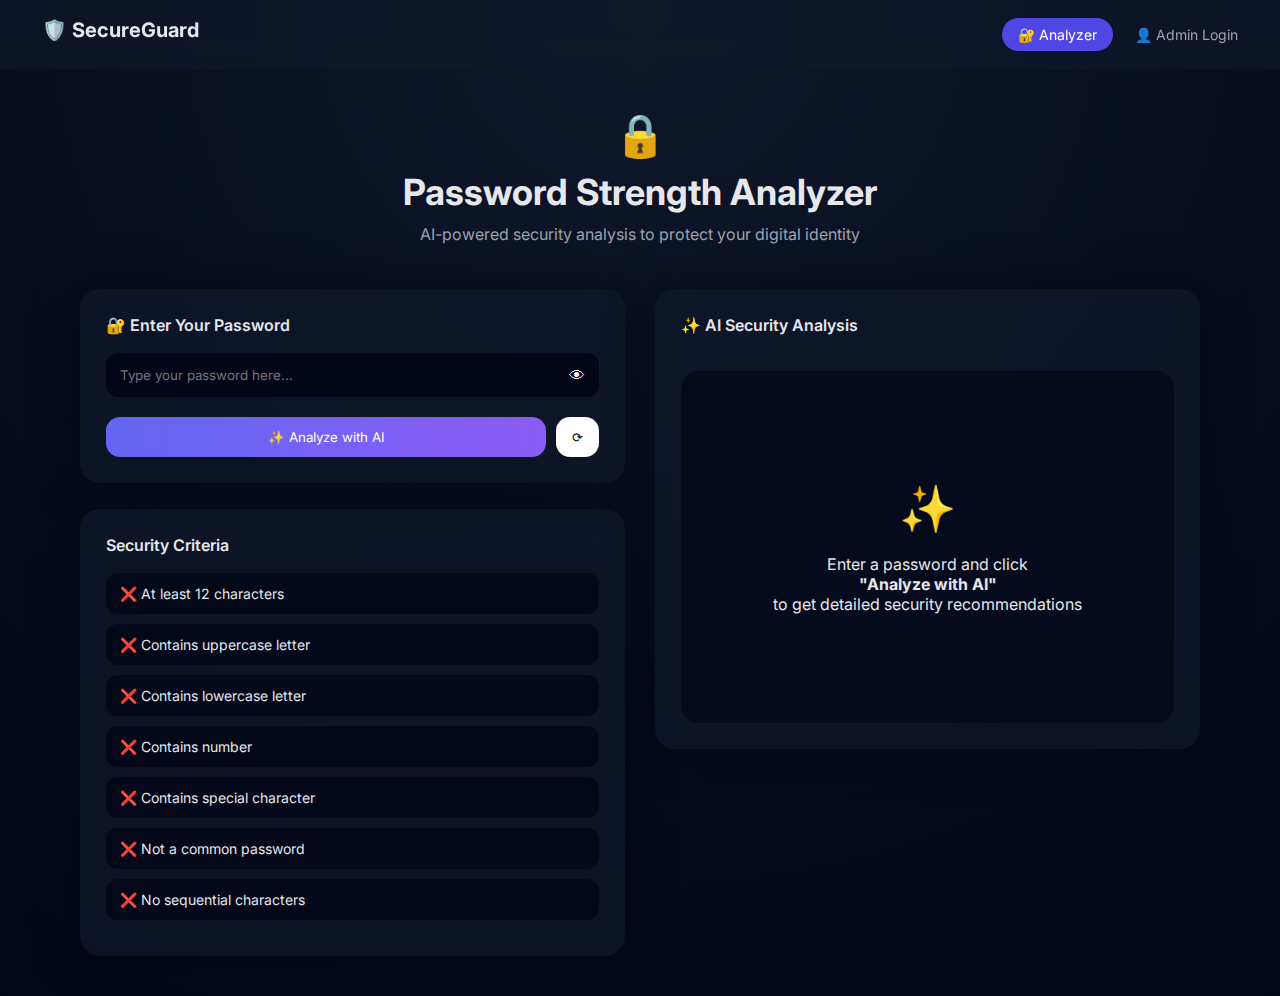
<file: index.html>
<!DOCTYPE html>
<html lang="en">
<head>
  <meta charset="UTF-8" />
  <title>SecureGuard – Password Strength Analyzer</title>

  <link rel="preconnect" href="https://fonts.googleapis.com">
  <link rel="preconnect" href="https://fonts.gstatic.com" crossorigin>
  <link href="https://fonts.googleapis.com/css2?family=Inter:wght@300;400;500;600;700&display=swap" rel="stylesheet">

  <link rel="stylesheet" href="style.css">
</head>
<body>

<header class="navbar">
  <div class="logo">🛡️ SecureGuard</div>
  <nav>
    <button class="nav-btn active">🔐 Analyzer</button>
    <button class="nav-btn" onclick="openAdmin()">👤 Admin Login</button>
  </nav>
</header>

<main class="container">

  <section class="hero">
    <div class="hero-icon">🔒</div>
    <h1>Password Strength Analyzer</h1>
    <p>AI-powered security analysis to protect your digital identity</p>
  </section>

  <section class="grid">

    <!-- LEFT -->
    <div class="left-col">

      <div class="card">
        <h3>🔐 Enter Your Password</h3>

        <div class="password-box">
          <input id="password" type="password" placeholder="Type your password here..." />
          <span id="toggle">👁</span>
        </div>

        <div class="actions">
          <button class="analyze-btn">✨ Analyze with AI</button>
          <button class="refresh-btn">⟳</button>
        </div>
      </div>

      <div class="card criteria-card">
        <h3>Security Criteria</h3>
        <ul class="criteria">
          <li id="len">❌ At least 12 characters</li>
          <li id="upper">❌ Contains uppercase letter</li>
          <li id="lower">❌ Contains lowercase letter</li>
          <li id="num">❌ Contains number</li>
          <li id="special">❌ Contains special character</li>
          <li id="common">❌ Not a common password</li>
          <li id="seq">❌ No sequential characters</li>
        </ul>
      </div>

    </div>

    <!-- RIGHT -->
    <div class="card analysis-card">
      <h3>✨ AI Security Analysis</h3>
      <div class="analysis-box">
        <div class="analysis-icon">✨</div>
        <p>
          Enter a password and click<br>
          <strong>"Analyze with AI"</strong><br>
          to get detailed security recommendations
        </p>
      </div>
    </div>

  </section>
</main>

<!-- ADMIN LOGIN MODAL -->
<div class="modal" id="adminModal">
  <div class="modal-card">
    <h3>Admin Login</h3>

    <input type="email" placeholder="Admin Email">
    <input type="password" placeholder="Password">

    <button class="analyze-btn" onclick="loginAdmin()">Login</button>

    <p class="forgot" onclick="forgotPassword()">Forgot password?</p>

    <span class="close" onclick="closeAdmin()">✕</span>
  </div>
</div>

<script src="script.js"></script>
</body>
</html>
</file>
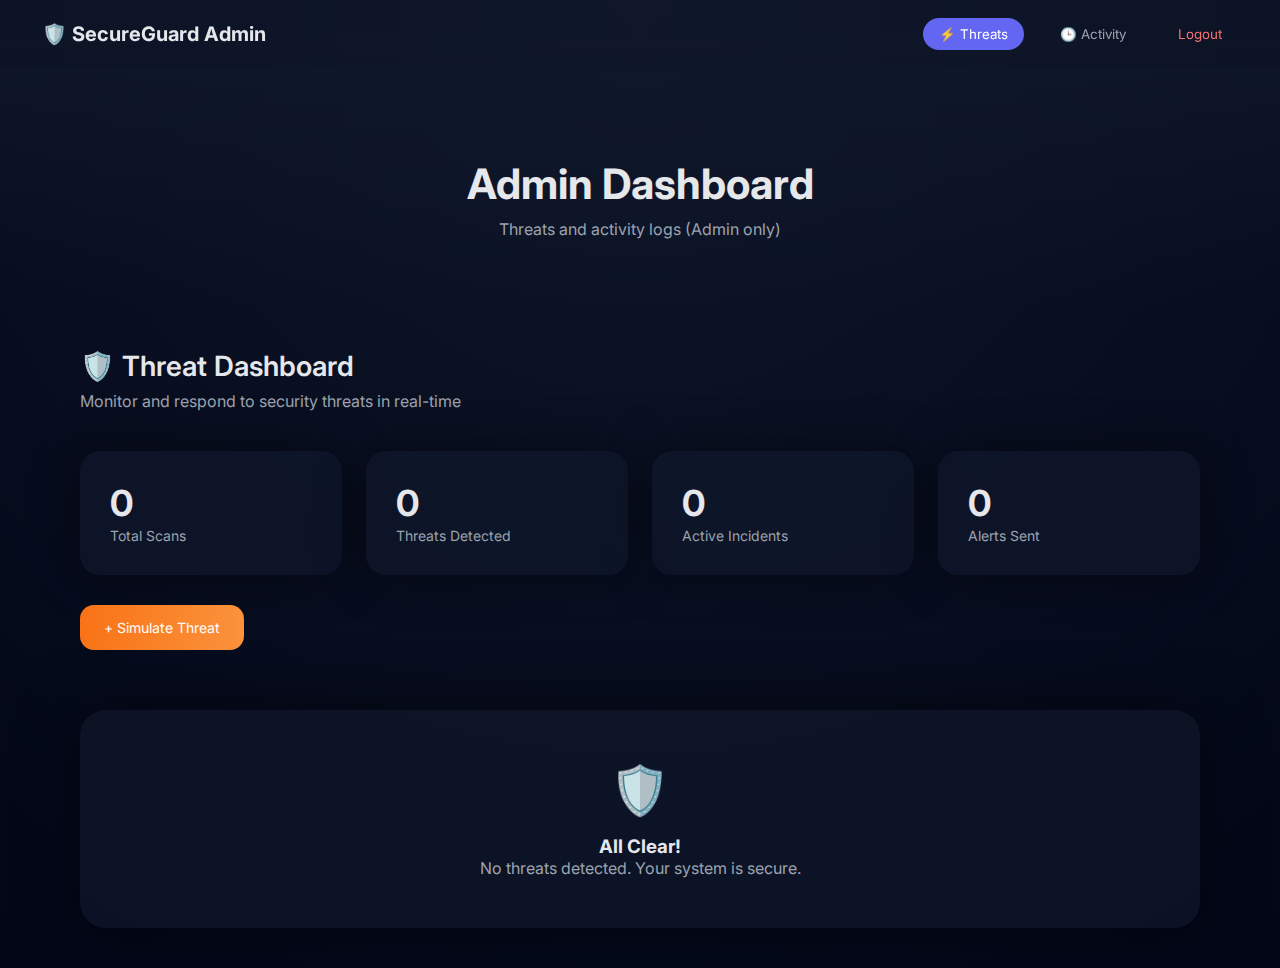
<file: admin.html>
<!DOCTYPE html>
<html lang="en">
<head>
  <meta charset="UTF-8">
  <title>SecureGuard Admin</title>

  <link rel="preconnect" href="https://fonts.googleapis.com">
  <link rel="preconnect" href="https://fonts.gstatic.com" crossorigin>
  <link href="https://fonts.googleapis.com/css2?family=Inter:wght@300;400;500;600;700&display=swap" rel="stylesheet">

  <link rel="stylesheet" href="admin.css">
</head>
<body>

<!-- NAVBAR -->
<header class="navbar">
  <div class="logo">🛡️ SecureGuard Admin</div>
  <nav>
    <button class="nav-btn active" onclick="showThreats()">⚡ Threats</button>
    <button class="nav-btn" onclick="showActivity()">🕒 Activity</button>
    <button class="nav-btn logout" onclick="logout()">Logout</button>
  </nav>
</header>

<!-- HERO -->
<section class="admin-hero">
  <h1>Admin Dashboard</h1>
  <p>Threats and activity logs (Admin only)</p>
</section>

<!-- CONTENT -->
<main class="container">

  <!-- THREATS PAGE (UNCHANGED) -->
  <section id="threatsPage">
    <h2 class="section-title">🛡️ Threat Dashboard</h2>
    <p class="section-subtitle">
      Monitor and respond to security threats in real-time
    </p>

    <div class="stats-grid">
      <div class="stat-card">
        <h3>9</h3>
        <span>Total Scans</span>
      </div>
      <div class="stat-card">
        <h3>0</h3>
        <span>Threats Detected</span>
      </div>
      <div class="stat-card">
        <h3>0</h3>
        <span>Active Incidents</span>
      </div>
      <div class="stat-card">
        <h3>0</h3>
        <span>Alerts Sent</span>
      </div>
    </div>

    <button class="simulate-btn">+ Simulate Threat</button>

    <div class="all-clear">
      <div class="icon">🛡️</div>
      <h3>All Clear!</h3>
      <p>No threats detected. Your system is secure.</p>
    </div>
  </section>

  <!-- ACTIVITY PAGE (NEW LAYOUT) -->
  <section id="activityPage" style="display:none">
    <h2 class="section-title">🕒 Activity Log</h2>
    <p class="section-subtitle">
      Complete history of all security events and actions
    </p>

    <!-- Controls -->
    <div class="activity-controls">
      <input type="text" placeholder="Search by description, IP, or email..." />
      <select>
        <option>All Types</option>
        <option>Password Check</option>
        <option>Login Attempt</option>
        <option>Threat</option>
      </select>
    </div>

    <!-- Table -->
    <div class="activity-table">
      <div class="table-header">
        <span>Time</span>
        <span>Type</span>
        <span>Severity</span>
        <span>Description</span>
        <span>Status</span>
        <span>Actions</span>
      </div>

      <div class="table-row">
        <span>Jan 19, 10:14 AM</span>
        <span class="pill">Password Check</span>
        <span class="badge low">LOW</span>
        <span>Password strength check performed. Score: 60/100</span>
        <span class="status resolved">✔ Resolved</span>
        <span class="action">🗑️</span>
      </div>

      <div class="table-row">
        <span>Jan 19, 10:14 AM</span>
        <span class="pill">Password Check</span>
        <span class="badge medium">MEDIUM</span>
        <span>Password strength check performed. Score: 36/100</span>
        <span class="status resolved">✔ Resolved</span>
        <span class="action">🗑️</span>
      </div>

      <div class="table-row">
        <span>Jan 19, 9:59 AM</span>
        <span class="pill">Password Check</span>
        <span class="badge low">LOW</span>
        <span>Password strength check performed. Score: 100/100</span>
        <span class="status resolved">✔ Resolved</span>
        <span class="action">🗑️</span>
      </div>
    </div>
  </section>

</main>

<script src="admin.js"></script>
</body>
</html>
</file>
<file: style.css>
* {
  margin: 0;
  padding: 0;
  box-sizing: border-box;
  font-family: "Inter", sans-serif;
}

body {
  background: radial-gradient(circle at top, #0f172a, #020617);
  color: #e5e7eb;
  min-height: 100vh;
}

/* NAVBAR */
.navbar {
  display: flex;
  justify-content: space-between;
  padding: 18px 42px;
  background: rgba(15, 23, 42, 0.65);
  backdrop-filter: blur(12px);
}

.logo {
  font-size: 20px;
  font-weight: 700;
}

.nav-btn {
  background: none;
  border: none;
  color: #9ca3af;
  margin-left: 18px;
  font-size: 14px;
  cursor: pointer;
}

.nav-btn.active {
  background: #4f46e5;
  color: #fff;
  padding: 8px 16px;
  border-radius: 20px;
}

/* MAIN */
.container {
  max-width: 1200px;
  margin: auto;
  padding: 40px;
}

.hero {
  text-align: center;
  margin-bottom: 45px;
}

.hero-icon {
  font-size: 42px;
  margin-bottom: 10px;
}

.hero h1 {
  font-size: 36px;
  font-weight: 700;
}

.hero p {
  margin-top: 10px;
  color: #9ca3af;
}

/* GRID */
.grid {
  display: grid;
  grid-template-columns: 1fr 1fr;
  gap: 30px;
}

.left-col {
  display: flex;
  flex-direction: column;
  gap: 26px;
}

/* CARD */
.card {
  background: rgba(15, 23, 42, 0.75);
  border-radius: 20px;
  padding: 26px;
  box-shadow: 0 0 50px rgba(0,0,0,0.45);
}

.card h3 {
  font-size: 16px;
  font-weight: 600;
  margin-bottom: 18px;
}

/* PASSWORD */
.password-box {
  position: relative;
}

.password-box input {
  width: 100%;
  padding: 14px 44px 14px 14px;
  border-radius: 12px;
  background: #020617;
  border: none;
  color: #fff;
}

.password-box span {
  position: absolute;
  right: 14px;
  top: 50%;
  transform: translateY(-50%);
  cursor: pointer;
}

/* BUTTONS */
.actions {
  display: flex;
  gap: 10px;
  margin-top: 20px;
}

.analyze-btn {
  flex: 1;
  background: linear-gradient(90deg, #6366f1, #8b5cf6);
  border: none;
  color: white;
  padding: 12px;
  border-radius: 14px;
  cursor: pointer;
}

.refresh-btn {
  background: #fff;
  border: none;
  padding: 12px 16px;
  border-radius: 14px;
}

/* CRITERIA */
.criteria {
  list-style: none;
}

.criteria li {
  background: rgba(2, 6, 23, 0.8);
  padding: 12px 14px;
  border-radius: 12px;
  font-size: 14px;
  margin-bottom: 10px;
}

/* AI ANALYSIS */
.analysis-card {
  height: 460px;
  display: flex;
  flex-direction: column;
}

.analysis-box {
  flex: 1;
  margin-top: 18px;
  background: rgba(2, 6, 23, 0.65);
  border-radius: 18px;
  display: flex;
  flex-direction: column;
  justify-content: center;
  align-items: center;
  text-align: center;
  padding: 40px;
}

.analysis-icon {
  font-size: 46px;
  margin-bottom: 18px;
}

/* ADMIN MODAL */
.modal {
  position: fixed;
  inset: 0;
  background: rgba(0,0,0,0.6);
  display: none;
  justify-content: center;
  align-items: center;
  z-index: 1000;
}

.modal-card {
  background: rgba(15, 23, 42, 0.95);
  padding: 30px;
  width: 320px;
  border-radius: 18px;
  position: relative;
  text-align: center;
}

.modal-card input {
  width: 100%;
  padding: 12px;
  border-radius: 10px;
  border: none;
  background: #020617;
  color: white;
  margin-bottom: 12px;
}

.forgot {
  margin-top: 14px;
  font-size: 13px;
  color: #9ca3af;
  cursor: pointer;
}

.close {
  position: absolute;
  top: 12px;
  right: 14px;
  cursor: pointer;
}
</file>
<file: admin.css>
* {
  margin: 0;
  padding: 0;
  box-sizing: border-box;
  font-family: "Inter", sans-serif;
}

body {
  background: radial-gradient(circle at top, #0f172a, #020617);
  color: #e5e7eb;
  min-height: 100vh;
}

/* NAVBAR */
.navbar {
  position: sticky;
  top: 0;
  z-index: 100;
  display: flex;
  justify-content: space-between;
  align-items: center;
  padding: 18px 42px;
  background: rgba(15, 23, 42, 0.65);
  backdrop-filter: blur(14px);
}

.logo {
  font-size: 20px;
  font-weight: 700;
}

.nav-btn {
  background: none;
  border: none;
  color: #9ca3af;
  margin-left: 16px;
  padding: 8px 16px;
  border-radius: 20px;
  cursor: pointer;
}

.nav-btn.active {
  background: #6366f1;
  color: #fff;
}

.nav-btn.logout {
  color: #f87171;
}

/* HERO */
.admin-hero {
  text-align: center;
  padding: 90px 20px 70px;
  background: linear-gradient(to bottom, rgba(15,23,42,0.8), transparent);
}

.admin-hero h1 {
  font-size: 42px;
  font-weight: 700;
}

.admin-hero p {
  margin-top: 10px;
  color: #9ca3af;
}

/* MAIN */
.container {
  max-width: 1200px;
  margin: auto;
  padding: 40px;
}

/* SECTION */
.section-title {
  font-size: 28px;
  font-weight: 600;
}

.section-subtitle {
  margin-top: 8px;
  color: #9ca3af;
}

/* STATS */
.stats-grid {
  display: grid;
  grid-template-columns: repeat(4, 1fr);
  gap: 24px;
  margin-top: 40px;
}

.stat-card {
  background: rgba(15, 23, 42, 0.8);
  border-radius: 20px;
  padding: 30px;
  box-shadow: 0 0 50px rgba(0,0,0,0.45);
}

.stat-card h3 {
  font-size: 36px;
  font-weight: 700;
}

.stat-card span {
  color: #9ca3af;
  font-size: 14px;
}

/* BUTTON */
.simulate-btn {
  margin-top: 30px;
  background: linear-gradient(90deg, #f97316, #fb923c);
  border: none;
  color: white;
  padding: 14px 24px;
  border-radius: 14px;
  cursor: pointer;
  font-size: 14px;
}

/* ALL CLEAR */
.all-clear {
  margin-top: 60px;
  text-align: center;
  background: rgba(15, 23, 42, 0.75);
  border-radius: 26px;
  padding: 50px;
  box-shadow: 0 0 60px rgba(0,0,0,0.5);
}

.all-clear .icon {
  font-size: 48px;
  margin-bottom: 16px;
}

.all-clear p {
  color: #9ca3af;
}

/* ACTIVITY */
.activity-box {
  margin-top: 40px;
  background: rgba(15, 23, 42, 0.75);
  border-radius: 20px;
  padding: 40px;
  text-align: center;
  color: #9ca3af;
}
/* ACTIVITY CONTROLS */
.activity-controls {
  margin-top: 30px;
  display: flex;
  gap: 16px;
}

.activity-controls input,
.activity-controls select {
  flex: 1;
  padding: 14px 18px;
  border-radius: 14px;
  border: none;
  background: rgba(2, 6, 23, 0.85);
  color: #e5e7eb;
}

/* ACTIVITY TABLE */
.activity-table {
  margin-top: 30px;
  background: rgba(15, 23, 42, 0.75);
  border-radius: 20px;
  padding: 24px;
}

.table-header,
.table-row {
  display: grid;
  grid-template-columns: 1.2fr 1.2fr 1fr 3fr 1.4fr 0.6fr;
  align-items: center;
  gap: 10px;
}

.table-header {
  font-size: 13px;
  color: #9ca3af;
  padding-bottom: 14px;
  border-bottom: 1px solid rgba(255,255,255,0.08);
}

.table-row {
  margin-top: 16px;
  font-size: 14px;
}

/* TAGS */
.pill {
  background: rgba(2,6,23,0.8);
  padding: 6px 12px;
  border-radius: 12px;
  font-size: 12px;
}

.badge {
  padding: 6px 12px;
  border-radius: 12px;
  font-size: 12px;
}

.badge.low {
  background: rgba(59,130,246,0.2);
  color: #60a5fa;
}

.badge.medium {
  background: rgba(234,179,8,0.2);
  color: #facc15;
}

/* STATUS */
.status.resolved {
  color: #4ade80;
  background: rgba(74,222,128,0.15);
  padding: 6px 12px;
  border-radius: 12px;
  font-size: 12px;
}

/* ACTION */
.action {
  cursor: pointer;
  opacity: 0.75;
}
.action:hover {
  opacity: 1;
}
</file>
